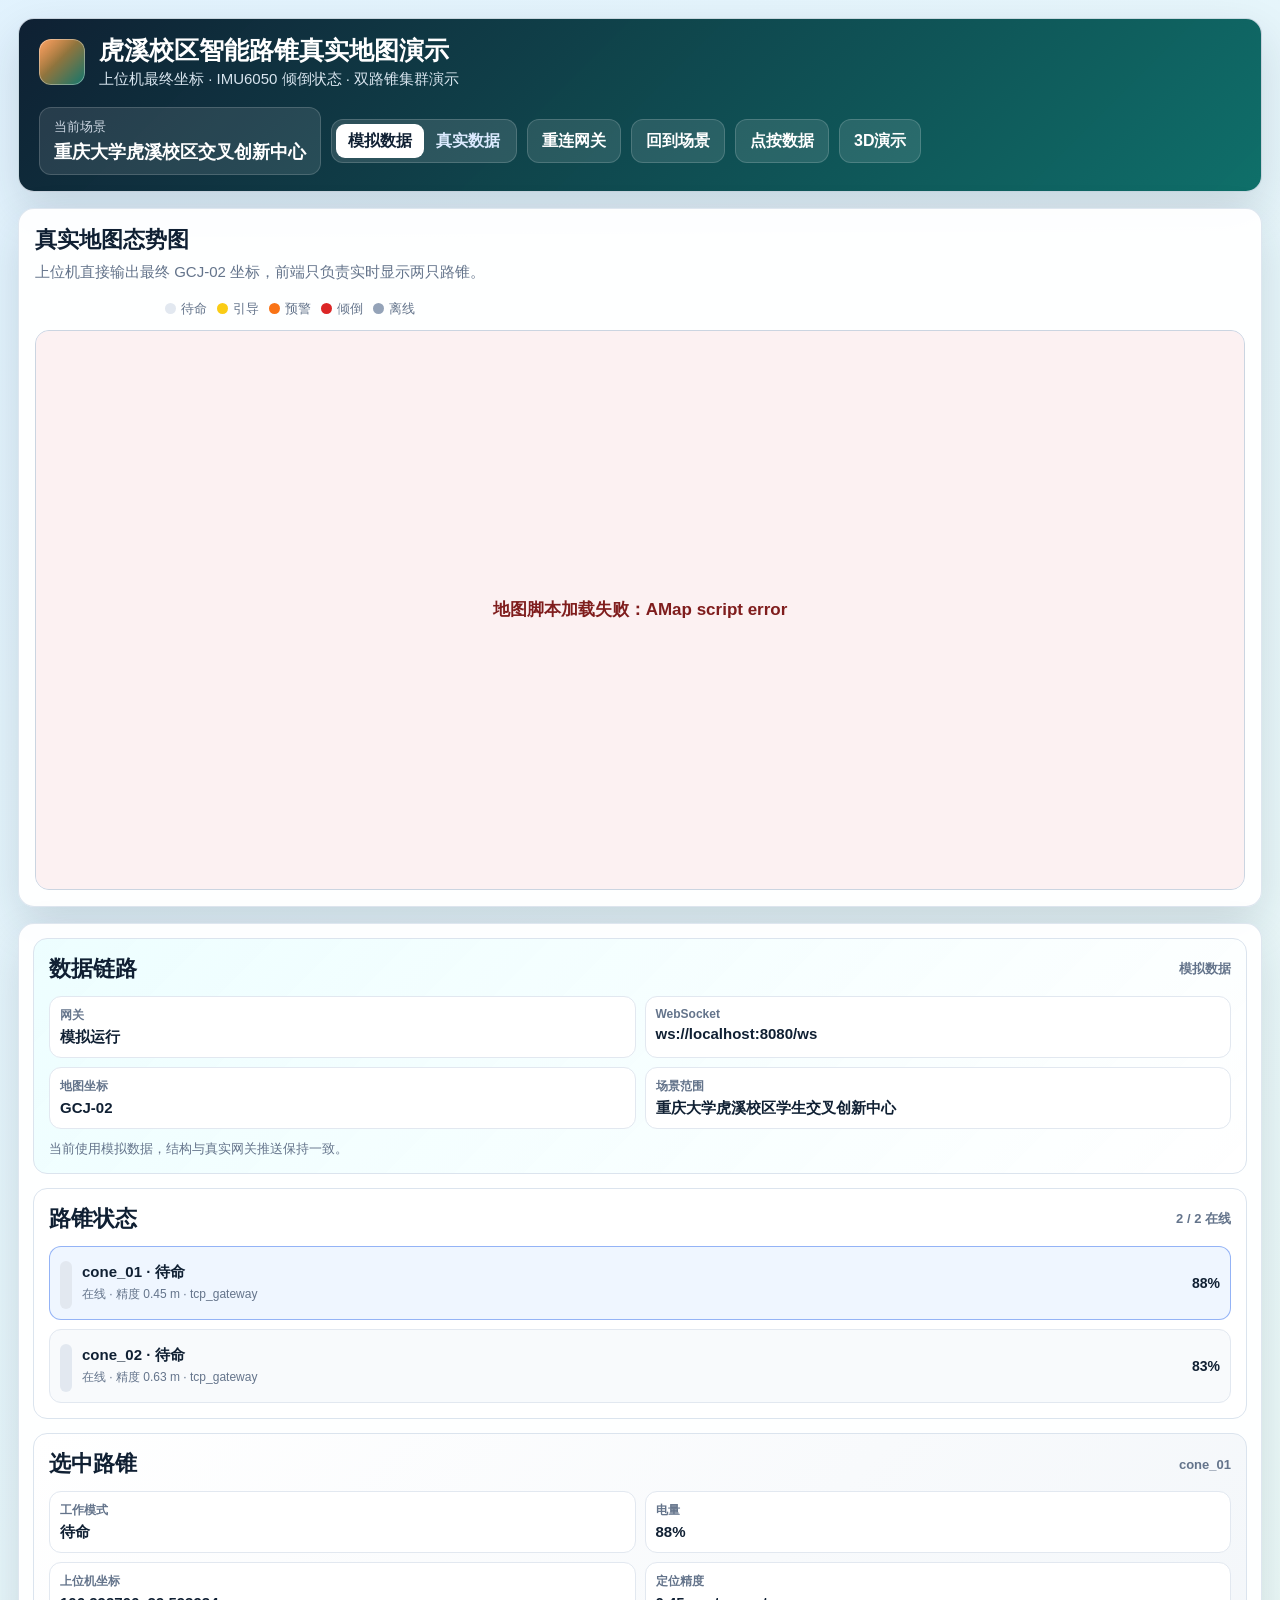
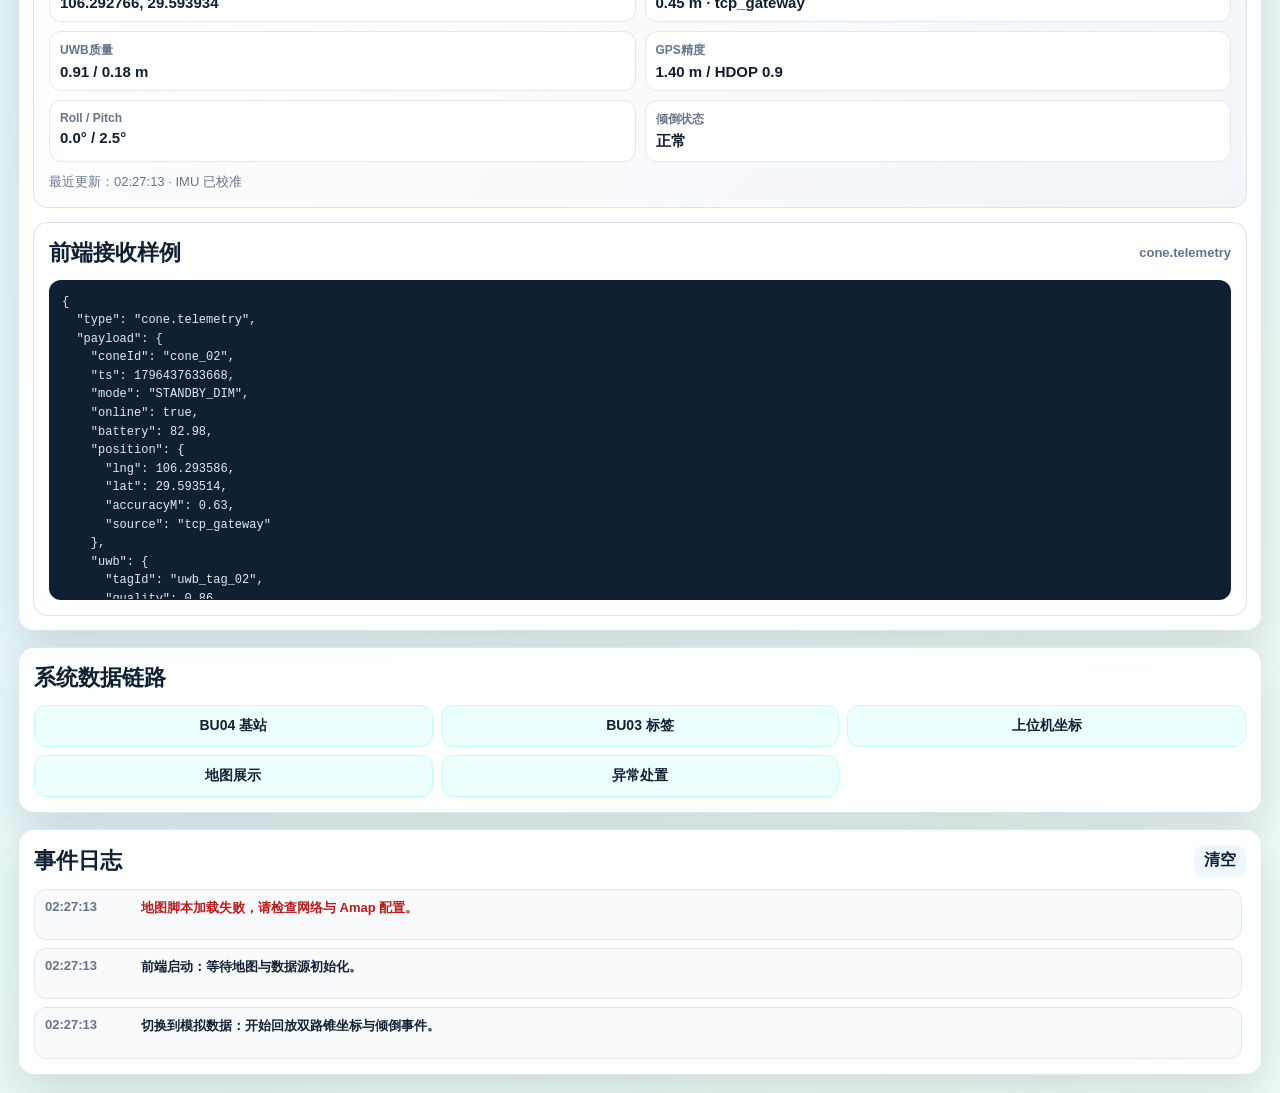
<file: front/index.html>
<!doctype html>
<html lang="zh-CN">
  <head>
    <meta charset="utf-8" />
    <meta name="viewport" content="width=device-width, initial-scale=1" />
    <title>虎溪校区智能路锥真实地图演示</title>
    <link rel="stylesheet" href="./style.css" />
  </head>
  <body>
    <div class="app-shell">
      <header class="topbar">
        <div class="brand">
          <span class="brand-mark" aria-hidden="true"></span>
          <div>
            <h1>虎溪校区智能路锥真实地图演示</h1>
            <p>上位机最终坐标 · IMU6050 倾倒状态 · 双路锥集群演示</p>
          </div>
        </div>

        <div class="top-actions" aria-label="演示控制">
          <div class="scene-readout">
            <span>当前场景</span>
            <strong id="currentSceneName">重庆大学虎溪校区交叉创新中心</strong>
          </div>
          <div class="mode-switch" aria-label="数据源切换">
            <button class="mode-chip active" id="simModeBtn" type="button" data-mode="sim">模拟数据</button>
            <button class="mode-chip" id="realModeBtn" type="button" data-mode="real">真实数据</button>
          </div>
          <button class="mode-btn" id="reconnectBtn" type="button">重连网关</button>
          <button class="mode-btn" id="centerMapBtn" type="button">回到场景</button>
          <a class="mode-btn" href="./point-data.html">点按数据</a>
          <a class="mode-btn" href="./3d.html">3D演示</a>
        </div>
      </header>

      <div class="alert-stack" id="alertStack" aria-live="polite"></div>

      <main class="dashboard">
        <section class="map-panel" aria-label="重庆大学虎溪校区交叉创新中心周边真实地图">
          <div class="map-toolbar">
            <div>
              <h2>真实地图态势图</h2>
              <p id="sceneDescription">地图加载后，将显示重庆大学虎溪校区交叉创新中心周边道路与两只智能路锥。</p>
            </div>
            <div class="legend">
              <span><i class="legend-dot idle"></i>待命</span>
              <span><i class="legend-dot guide"></i>引导</span>
              <span><i class="legend-dot warning"></i>预警</span>
              <span><i class="legend-dot fallen"></i>倾倒</span>
              <span><i class="legend-dot offline"></i>离线</span>
            </div>
          </div>

          <div class="map-stage">
            <div id="realMap" class="real-map" role="application" aria-label="高德真实地图"></div>
            <div class="map-loading" id="mapLoading">
              <strong>正在加载高德地图</strong>
              <span>读取本地配置并定位到重庆大学虎溪校区交叉创新中心周边</span>
            </div>
            <div class="map-error hidden" id="mapError"></div>
          </div>
        </section>

        <aside class="side-panel">
          <section class="control-card gateway-card">
            <div class="section-heading">
              <h2>数据链路</h2>
              <span id="dataModeLabel">模拟数据</span>
            </div>
            <dl class="link-grid">
              <div>
                <dt>网关</dt>
                <dd id="gatewayStatus">未连接</dd>
              </div>
              <div>
                <dt>WebSocket</dt>
                <dd id="gatewayUrl">--</dd>
              </div>
              <div>
                <dt>地图坐标</dt>
                <dd>GCJ-02</dd>
              </div>
              <div>
                <dt>场景范围</dt>
                <dd id="mapScope">重庆大学虎溪校区交叉创新中心</dd>
              </div>
            </dl>
            <p class="card-note" id="gatewayNote">当前使用模拟数据，结构与真实网关推送保持一致。</p>
          </section>

          <section class="control-card">
            <div class="section-heading">
              <h2>路锥状态</h2>
              <span id="onlineCount">2 / 2 在线</span>
            </div>
            <div class="cone-list" id="coneList"></div>
          </section>

          <section class="control-card detail-card">
            <div class="section-heading">
              <h2>选中路锥</h2>
              <span id="selectedConeId">cone_01</span>
            </div>
            <dl class="detail-grid">
              <div><dt>工作模式</dt><dd id="selectedMode">--</dd></div>
              <div><dt>电量</dt><dd id="selectedBattery">--</dd></div>
              <div><dt>上位机坐标</dt><dd id="selectedPosition">--</dd></div>
              <div><dt>定位精度</dt><dd id="selectedAccuracy">--</dd></div>
              <div><dt>UWB质量</dt><dd id="selectedUwb">--</dd></div>
              <div><dt>GPS精度</dt><dd id="selectedGps">--</dd></div>
              <div><dt>Roll / Pitch</dt><dd id="selectedImu">--</dd></div>
              <div><dt>倾倒状态</dt><dd id="selectedTilt">--</dd></div>
            </dl>
            <p class="card-note" id="selectedNote">点击地图标记或状态列表可切换选中对象。</p>
          </section>

          <section class="control-card command-card">
            <div class="section-heading">
              <h2>前端接收样例</h2>
              <span id="payloadType">cone.telemetry</span>
            </div>
            <pre id="payloadPreview"></pre>
          </section>
        </aside>
      </main>

      <footer class="bottom-panel">
        <section class="insight-card">
          <h2>系统数据链路</h2>
          <div class="loop-steps">
            <span>BU04 基站</span>
            <span>BU03 标签</span>
            <span>上位机坐标</span>
            <span>地图展示</span>
            <span>异常处置</span>
          </div>
        </section>

        <section class="log-card">
          <div class="section-heading">
            <h2>事件日志</h2>
            <button id="clearLogBtn" class="text-btn" type="button">清空</button>
          </div>
          <div class="event-log" id="eventLog"></div>
        </section>
      </footer>
    </div>

    <script src="./config.local.js"></script>
    <script src="./app.js"></script>
  </body>
</html>
</file>
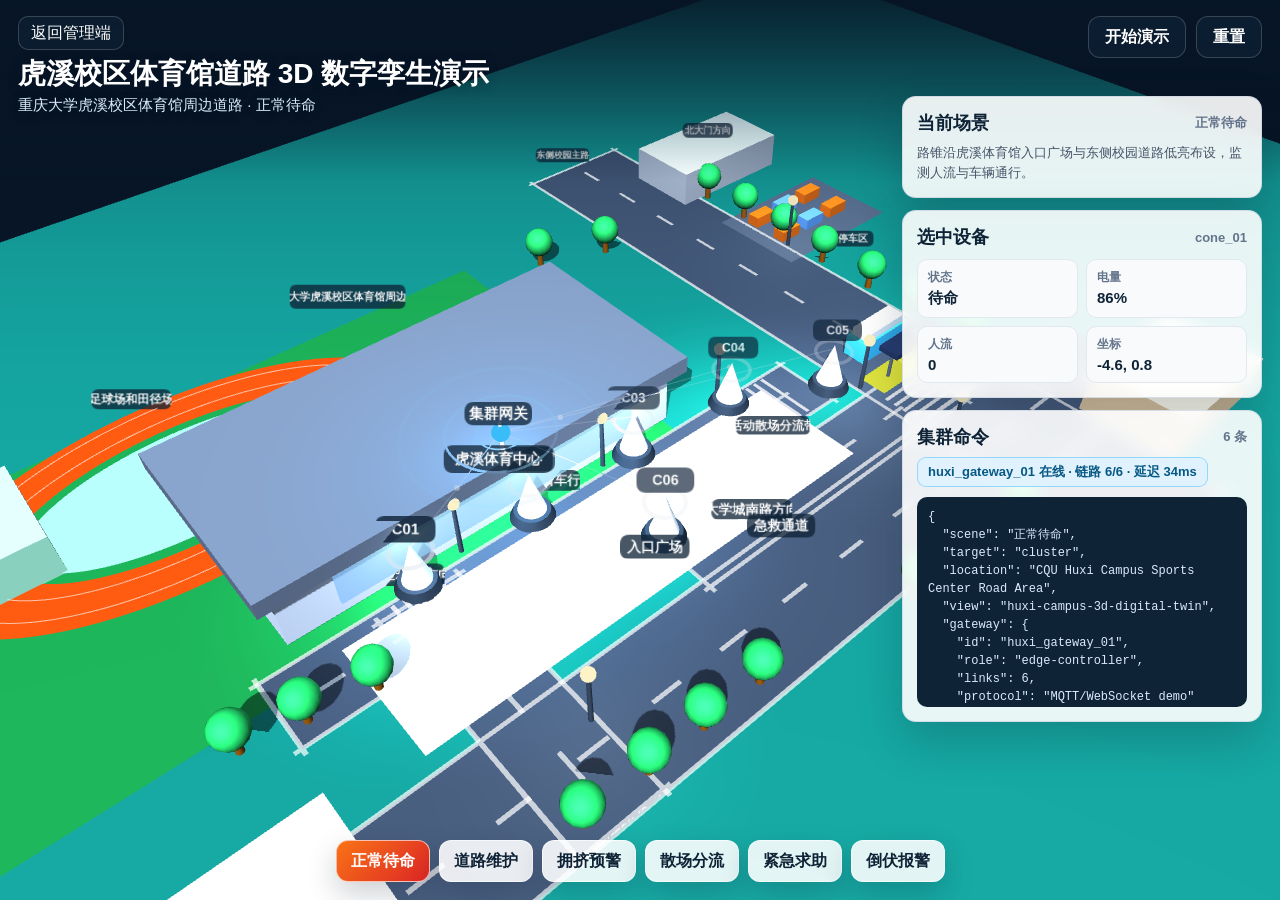
<file: front/3d.html>
<!doctype html>
<html lang="zh-CN">
  <head>
    <meta charset="utf-8" />
    <meta name="viewport" content="width=device-width, initial-scale=1" />
    <title>虎溪校区体育馆道路 3D 数字孪生演示</title>
    <link rel="stylesheet" href="./three-view.css" />
  </head>
  <body>
    <main class="three-shell">
      <div class="scene-host" id="sceneHost" aria-label="虎溪校区体育馆道路 3D 数字孪生场景"></div>

      <header class="hud-top">
        <div>
          <a class="back-link" href="./index.html">返回管理端</a>
          <h1>虎溪校区体育馆道路 3D 数字孪生演示</h1>
          <p id="sceneSummary">重庆大学虎溪校区体育馆周边道路 · 正常待命</p>
        </div>
        <div class="hud-actions">
          <button id="autoDemoBtn" type="button">开始演示</button>
          <button id="resetSceneBtn" type="button">重置</button>
        </div>
      </header>

      <aside class="hud-panel">
        <section>
          <div class="panel-title">
            <h2>当前场景</h2>
            <span id="activeSceneName">正常待命</span>
          </div>
          <p id="sceneDescription">路锥沿虎溪体育馆入口广场与东侧校园道路低亮布设。</p>
        </section>

        <section>
          <div class="panel-title">
            <h2>选中设备</h2>
            <span id="selectedConeId">cone_01</span>
          </div>
          <dl class="device-grid">
            <div><dt>状态</dt><dd id="selectedConeMode">待命</dd></div>
            <div><dt>电量</dt><dd id="selectedConeBattery">--</dd></div>
            <div><dt>人流</dt><dd id="selectedConeCrowd">--</dd></div>
            <div><dt>坐标</dt><dd id="selectedConePosition">--</dd></div>
          </dl>
        </section>

        <section>
          <div class="panel-title">
            <h2>集群命令</h2>
            <span id="commandCount">6 条</span>
          </div>
          <p class="gateway-status" id="gatewayStatus">网关在线 · 链路 6/6 · 延迟 --</p>
          <pre id="commandPreview"></pre>
        </section>
      </aside>

      <nav class="scene-tabs" id="sceneTabs" aria-label="3D 场景切换"></nav>
    </main>

    <script src="./assets/vendor/three.min.js"></script>
    <script src="./three-demo.js"></script>
  </body>
</html>
</file>
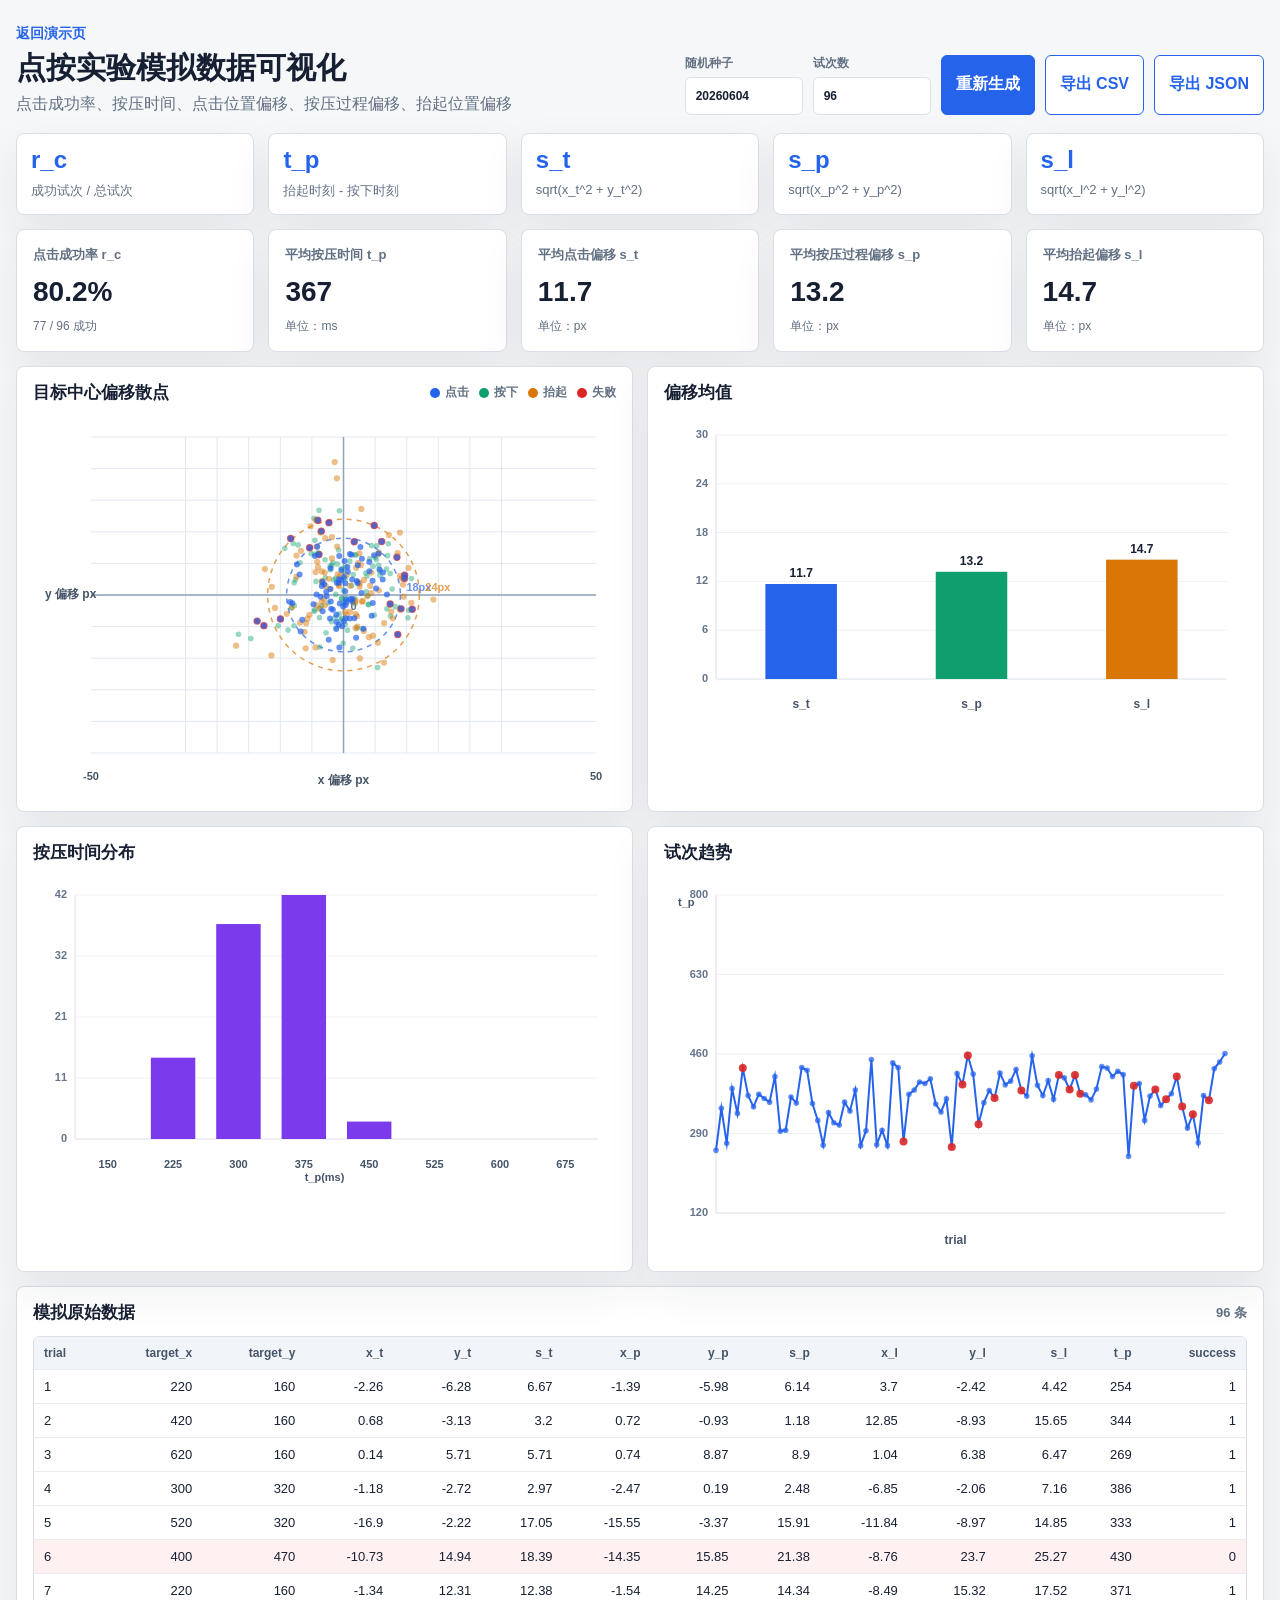
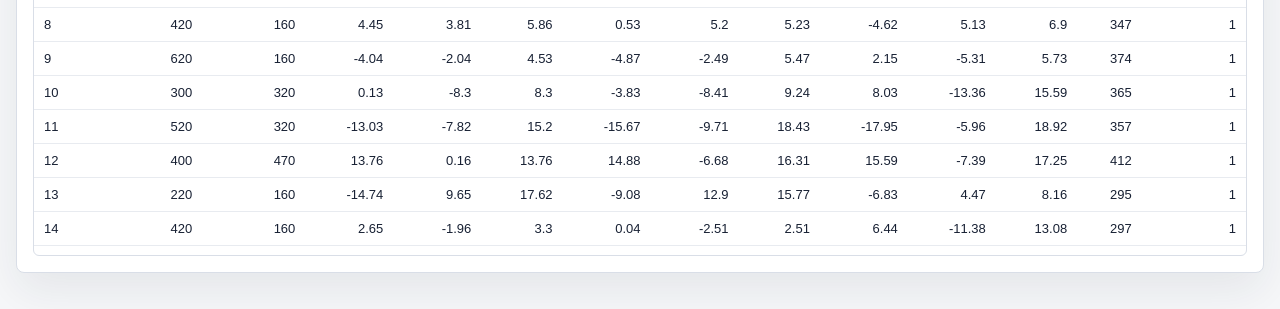
<file: front/point-data.html>
<!doctype html>
<html lang="zh-CN">
  <head>
    <meta charset="utf-8" />
    <meta name="viewport" content="width=device-width, initial-scale=1" />
    <title>点按实验模拟数据可视化</title>
    <link rel="stylesheet" href="./point-data.css" />
  </head>
  <body>
    <main class="page-shell">
      <header class="topbar">
        <div>
          <a class="back-link" href="./index.html">返回演示页</a>
          <h1>点按实验模拟数据可视化</h1>
          <p>点击成功率、按压时间、点击位置偏移、按压过程偏移、抬起位置偏移</p>
        </div>
        <div class="toolbar" aria-label="数据控制">
          <label>
            <span>随机种子</span>
            <input id="seedInput" type="number" value="20260604" />
          </label>
          <label>
            <span>试次数</span>
            <input id="trialInput" type="number" min="24" max="240" step="12" value="96" />
          </label>
          <button id="regenerateBtn" type="button">重新生成</button>
          <button id="csvBtn" type="button">导出 CSV</button>
          <button id="jsonBtn" type="button">导出 JSON</button>
        </div>
      </header>

      <section class="formula-band" aria-label="指标公式">
        <div><strong>r_c</strong><span>成功试次 / 总试次</span></div>
        <div><strong>t_p</strong><span>抬起时刻 - 按下时刻</span></div>
        <div><strong>s_t</strong><span>sqrt(x_t^2 + y_t^2)</span></div>
        <div><strong>s_p</strong><span>sqrt(x_p^2 + y_p^2)</span></div>
        <div><strong>s_l</strong><span>sqrt(x_l^2 + y_l^2)</span></div>
      </section>

      <section class="metric-grid" aria-label="汇总指标">
        <article class="metric-card">
          <span>点击成功率 r_c</span>
          <strong id="metricSuccess">--</strong>
          <small id="metricSuccessDetail">--</small>
        </article>
        <article class="metric-card">
          <span>平均按压时间 t_p</span>
          <strong id="metricPressTime">--</strong>
          <small>单位：ms</small>
        </article>
        <article class="metric-card">
          <span>平均点击偏移 s_t</span>
          <strong id="metricTapOffset">--</strong>
          <small>单位：px</small>
        </article>
        <article class="metric-card">
          <span>平均按压过程偏移 s_p</span>
          <strong id="metricPressOffset">--</strong>
          <small>单位：px</small>
        </article>
        <article class="metric-card">
          <span>平均抬起偏移 s_l</span>
          <strong id="metricLiftOffset">--</strong>
          <small>单位：px</small>
        </article>
      </section>

      <section class="visual-grid">
        <article class="chart-panel chart-large">
          <div class="panel-heading">
            <h2>目标中心偏移散点</h2>
            <div class="legend">
              <span><i class="dot tap"></i>点击</span>
              <span><i class="dot press"></i>按下</span>
              <span><i class="dot lift"></i>抬起</span>
              <span><i class="dot fail"></i>失败</span>
            </div>
          </div>
          <canvas id="scatterCanvas" aria-label="目标中心偏移散点图"></canvas>
        </article>

        <article class="chart-panel">
          <div class="panel-heading">
            <h2>偏移均值</h2>
          </div>
          <canvas id="offsetCanvas" aria-label="偏移均值柱状图"></canvas>
        </article>

        <article class="chart-panel">
          <div class="panel-heading">
            <h2>按压时间分布</h2>
          </div>
          <canvas id="histCanvas" aria-label="按压时间直方图"></canvas>
        </article>

        <article class="chart-panel chart-large">
          <div class="panel-heading">
            <h2>试次趋势</h2>
          </div>
          <canvas id="seriesCanvas" aria-label="按压时间试次趋势图"></canvas>
        </article>
      </section>

      <section class="data-panel">
        <div class="panel-heading">
          <h2>模拟原始数据</h2>
          <span id="tableCount">--</span>
        </div>
        <div class="table-wrap">
          <table>
            <thead>
              <tr>
                <th>trial</th>
                <th>target_x</th>
                <th>target_y</th>
                <th>x_t</th>
                <th>y_t</th>
                <th>s_t</th>
                <th>x_p</th>
                <th>y_p</th>
                <th>s_p</th>
                <th>x_l</th>
                <th>y_l</th>
                <th>s_l</th>
                <th>t_p</th>
                <th>success</th>
              </tr>
            </thead>
            <tbody id="dataBody"></tbody>
          </table>
        </div>
      </section>
    </main>

    <script src="./point-data.js"></script>
  </body>
</html>
</file>
<file: front/style.css>
:root {
  --ink: #102033;
  --muted: #64748b;
  --line: #dbe4ee;
  --panel: rgba(255, 255, 255, 0.94);
  --blue: #2563eb;
  --teal: #0f766e;
  --green: #16a34a;
  --orange: #f97316;
  --red: #dc2626;
  --yellow: #facc15;
  --shadow: 0 18px 46px rgba(15, 35, 55, 0.14);
}

* {
  box-sizing: border-box;
}

html,
body {
  margin: 0;
  min-height: 100%;
  font-family: "Microsoft YaHei", "PingFang SC", Arial, sans-serif;
  color: var(--ink);
  background:
    linear-gradient(135deg, rgba(224, 242, 254, 0.9), rgba(240, 253, 244, 0.82)),
    #eef5fb;
}

button {
  font: inherit;
}

.app-shell {
  min-height: 100vh;
  padding: 18px;
}

.topbar,
.map-panel,
.side-panel,
.bottom-panel > section {
  border: 1px solid rgba(219, 228, 238, 0.9);
  box-shadow: var(--shadow);
}

.topbar {
  display: flex;
  align-items: center;
  justify-content: space-between;
  gap: 18px;
  min-height: 86px;
  padding: 16px 20px;
  border-radius: 16px;
  color: #fff;
  background:
    linear-gradient(135deg, rgba(15, 32, 51, 0.98), rgba(15, 118, 110, 0.92)),
    #102033;
}

.brand {
  display: flex;
  align-items: center;
  gap: 14px;
  min-width: 360px;
}

.brand-mark {
  flex: 0 0 auto;
  width: 46px;
  height: 46px;
  border-radius: 12px;
  background:
    linear-gradient(135deg, rgba(255, 255, 255, 0.35), transparent 45%),
    linear-gradient(135deg, var(--orange), var(--teal));
  box-shadow: inset 0 0 0 1px rgba(255, 255, 255, 0.35);
}

h1,
h2,
p {
  margin: 0;
}

.brand h1 {
  font-size: 25px;
  line-height: 1.2;
}

.brand p {
  margin-top: 5px;
  color: #d8e5ef;
  font-size: 15px;
}

.top-actions {
  display: flex;
  align-items: center;
  justify-content: flex-end;
  flex-wrap: wrap;
  gap: 10px;
}

.scene-readout {
  min-width: 210px;
  padding: 10px 14px;
  border-radius: 12px;
  background: rgba(255, 255, 255, 0.1);
  border: 1px solid rgba(255, 255, 255, 0.16);
}

.scene-readout span,
.scene-readout strong {
  display: block;
}

.scene-readout span {
  color: #cbd5e1;
  font-size: 13px;
}

.scene-readout strong {
  margin-top: 4px;
  font-size: 18px;
}

.mode-switch {
  display: inline-grid;
  grid-template-columns: 1fr 1fr;
  min-height: 44px;
  padding: 4px;
  border-radius: 12px;
  background: rgba(255, 255, 255, 0.12);
  border: 1px solid rgba(255, 255, 255, 0.16);
}

.mode-chip,
.mode-btn,
.text-btn {
  border: 0;
  cursor: pointer;
  font-weight: 800;
  transition: transform 0.15s ease, background 0.15s ease, color 0.15s ease;
}

.mode-chip {
  min-width: 86px;
  min-height: 34px;
  padding: 0 12px;
  border-radius: 9px;
  color: #dbeafe;
  background: transparent;
}

.mode-chip.active {
  color: var(--ink);
  background: #fff;
}

.mode-btn {
  display: inline-flex;
  align-items: center;
  justify-content: center;
  min-height: 44px;
  padding: 0 14px;
  border-radius: 12px;
  color: #fff;
  text-decoration: none;
  background: rgba(255, 255, 255, 0.11);
  border: 1px solid rgba(255, 255, 255, 0.16);
}

.mode-btn:hover,
.mode-chip:hover,
.text-btn:hover {
  transform: translateY(-1px);
}

.dashboard {
  display: grid;
  grid-template-columns: minmax(720px, 1fr) 408px;
  gap: 16px;
  margin-top: 16px;
}

.map-panel,
.side-panel,
.bottom-panel > section {
  border-radius: 16px;
  background: var(--panel);
}

.map-panel {
  padding: 16px;
}

.map-toolbar {
  display: flex;
  align-items: flex-start;
  justify-content: space-between;
  gap: 16px;
  margin-bottom: 12px;
}

.map-toolbar h2,
.control-card h2,
.insight-card h2,
.log-card h2 {
  font-size: 22px;
  color: var(--ink);
}

.map-toolbar p {
  margin-top: 6px;
  color: var(--muted);
  font-size: 15px;
  line-height: 1.5;
}

.legend {
  display: flex;
  justify-content: flex-end;
  flex-wrap: wrap;
  gap: 10px;
  max-width: 380px;
  color: var(--muted);
  font-size: 13px;
}

.legend span {
  display: inline-flex;
  align-items: center;
  gap: 5px;
  white-space: nowrap;
}

.legend-dot {
  width: 11px;
  height: 11px;
  border-radius: 999px;
  display: inline-block;
}

.legend-dot.idle { background: #e2e8f0; }
.legend-dot.guide { background: var(--yellow); }
.legend-dot.warning { background: var(--orange); }
.legend-dot.fallen { background: var(--red); }
.legend-dot.offline { background: #94a3b8; }

.map-stage {
  position: relative;
  min-height: 660px;
  overflow: hidden;
  border-radius: 14px;
  border: 1px solid #cbd5e1;
  background: #dbeafe;
}

.real-map {
  width: 100%;
  height: 660px;
}

.map-loading,
.map-error {
  position: absolute;
  inset: 0;
  z-index: 6;
  display: grid;
  place-items: center;
  text-align: center;
  padding: 28px;
  background: rgba(248, 250, 252, 0.9);
}

.map-loading strong,
.map-loading span {
  display: block;
}

.map-loading strong {
  font-size: 22px;
}

.map-loading span {
  margin-top: 8px;
  color: var(--muted);
  font-size: 15px;
}

.map-error {
  color: #7f1d1d;
  font-size: 17px;
  font-weight: 800;
  line-height: 1.6;
  background: rgba(254, 242, 242, 0.94);
}

.hidden {
  display: none !important;
}

.map-cone-marker {
  position: relative;
  width: 44px;
  height: 58px;
  padding: 0;
  border: 0;
  background: transparent;
  cursor: grab;
  transform-origin: 50% 88%;
  filter: drop-shadow(0 8px 12px rgba(15, 35, 55, 0.28));
}

.map-cone-marker:active {
  cursor: grabbing;
}

.map-cone-marker:hover {
  transform: scale(1.08);
}

.map-cone-marker.selected .map-cone-label {
  background: var(--blue);
}

.map-cone-marker.fallen {
  transform: rotate(-68deg);
}

.map-cone-marker.stale {
  opacity: 0.48;
  filter: grayscale(0.8);
}

.map-cone-label {
  position: absolute;
  left: 50%;
  top: -22px;
  transform: translateX(-50%);
  min-width: 42px;
  padding: 3px 8px;
  border-radius: 999px;
  color: #fff;
  background: rgba(15, 32, 51, 0.9);
  font-size: 12px;
  font-weight: 900;
  line-height: 1.1;
  white-space: nowrap;
}

.map-cone-light {
  position: absolute;
  left: 50%;
  top: 29px;
  width: 52px;
  height: 52px;
  border-radius: 999px;
  transform: translate(-50%, -50%);
  border: 2px solid var(--marker-color);
  box-shadow: 0 0 20px var(--marker-color);
  opacity: 0.5;
  animation: markerPulse 1.3s ease-in-out infinite;
}

.map-cone-body {
  position: absolute;
  left: 10px;
  top: 4px;
  width: 24px;
  height: 42px;
  clip-path: polygon(50% 0, 100% 100%, 0 100%);
  background: var(--marker-color);
  border: 2px solid rgba(15, 32, 51, 0.32);
  z-index: 2;
}

.map-cone-body::after {
  content: "";
  position: absolute;
  left: 5px;
  right: 5px;
  top: 20px;
  height: 6px;
  background: rgba(255, 255, 255, 0.9);
}

.map-cone-base {
  position: absolute;
  left: 5px;
  bottom: 3px;
  width: 34px;
  height: 12px;
  border-radius: 5px;
  background: #26364a;
  z-index: 3;
}

.side-panel {
  display: grid;
  align-content: start;
  gap: 14px;
  padding: 14px;
}

.control-card {
  padding: 15px;
  border-radius: 14px;
  background: rgba(255, 255, 255, 0.8);
  border: 1px solid var(--line);
}

.gateway-card {
  background:
    linear-gradient(135deg, rgba(236, 254, 255, 0.94), rgba(255, 255, 255, 0.86)),
    #fff;
}

.section-heading {
  display: flex;
  align-items: center;
  justify-content: space-between;
  gap: 12px;
}

.section-heading span {
  color: var(--muted);
  font-size: 13px;
  font-weight: 800;
}

.link-grid,
.detail-grid {
  display: grid;
  grid-template-columns: 1fr 1fr;
  gap: 9px;
  margin: 12px 0 0;
}

.link-grid div,
.detail-grid div {
  min-width: 0;
  padding: 10px;
  border-radius: 12px;
  background: #fff;
  border: 1px solid #e2e8f0;
}

dt,
dd {
  margin: 0;
}

dt {
  color: var(--muted);
  font-size: 12px;
  font-weight: 800;
}

dd {
  margin-top: 4px;
  color: var(--ink);
  font-size: 15px;
  font-weight: 900;
  overflow-wrap: anywhere;
}

.card-note {
  margin-top: 10px;
  color: var(--muted);
  font-size: 13px;
  line-height: 1.5;
}

.cone-list {
  display: grid;
  gap: 9px;
  margin-top: 12px;
}

.cone-row {
  display: grid;
  grid-template-columns: 12px 1fr auto;
  align-items: center;
  gap: 10px;
  width: 100%;
  min-height: 70px;
  padding: 10px;
  border: 1px solid #e2e8f0;
  border-radius: 12px;
  background: #f8fafc;
  text-align: left;
  cursor: pointer;
}

.cone-row.active {
  border-color: rgba(37, 99, 235, 0.45);
  background: #eff6ff;
}

.cone-row strong,
.cone-row span,
.cone-row b {
  display: block;
}

.cone-row strong {
  color: var(--ink);
  font-size: 15px;
}

.cone-row span {
  margin-top: 4px;
  color: var(--muted);
  font-size: 12px;
  line-height: 1.45;
}

.cone-row b {
  color: var(--ink);
  font-size: 14px;
}

.status-stripe {
  width: 12px;
  height: 48px;
  border-radius: 999px;
  background: var(--stripe-color, #cbd5e1);
}

.detail-card {
  background:
    linear-gradient(135deg, rgba(255, 255, 255, 0.94), rgba(241, 245, 249, 0.92)),
    #fff;
}

.command-card pre {
  min-height: 220px;
  max-height: 320px;
  overflow: auto;
  margin: 12px 0 0;
  padding: 12px;
  border-radius: 12px;
  color: #dbeafe;
  background: #102033;
  border: 1px solid rgba(15, 35, 55, 0.24);
  font-family: Consolas, "Courier New", monospace;
  font-size: 12px;
  line-height: 1.55;
  white-space: pre-wrap;
}

.bottom-panel {
  display: grid;
  grid-template-columns: 408px 1fr;
  gap: 16px;
  margin-top: 16px;
}

.insight-card,
.log-card {
  padding: 15px;
}

.loop-steps {
  display: grid;
  grid-template-columns: repeat(5, 1fr);
  gap: 8px;
  margin-top: 12px;
}

.loop-steps span {
  min-height: 42px;
  display: grid;
  place-items: center;
  border-radius: 12px;
  color: var(--ink);
  background: #ecfeff;
  border: 1px solid #c7f9ff;
  font-size: 14px;
  font-weight: 900;
  text-align: center;
}

.text-btn {
  min-height: 32px;
  padding: 0 10px;
  border-radius: 10px;
  color: var(--ink);
  background: #eef6ff;
}

.event-log {
  display: grid;
  gap: 8px;
  height: 170px;
  overflow: auto;
  margin-top: 12px;
  padding-right: 4px;
}

.log-item {
  display: grid;
  grid-template-columns: 86px 1fr;
  gap: 10px;
  align-items: start;
  padding: 9px 10px;
  border-radius: 12px;
  background: #f8fafc;
  border: 1px solid #e2e8f0;
  font-size: 13px;
}

.log-item time {
  color: var(--muted);
  font-weight: 900;
}

.log-item strong {
  color: var(--ink);
}

.log-item.warning strong {
  color: #9a3412;
}

.log-item.danger strong {
  color: #b91c1c;
}

.alert-stack {
  position: fixed;
  z-index: 60;
  top: 112px;
  right: 24px;
  display: grid;
  gap: 10px;
  width: 360px;
  pointer-events: none;
}

.alert-card {
  pointer-events: auto;
  overflow: hidden;
  border-radius: 14px;
  color: var(--ink);
  background: rgba(255, 255, 255, 0.97);
  border: 1px solid rgba(203, 213, 225, 0.9);
  box-shadow: 0 18px 48px rgba(15, 35, 55, 0.22);
  animation: alertIn 0.22s ease-out;
}

.alert-card.danger {
  border-left: 6px solid var(--red);
}

.alert-card.warning {
  border-left: 6px solid var(--orange);
}

.alert-head,
.alert-body {
  padding: 12px 14px;
}

.alert-head {
  display: flex;
  align-items: center;
  justify-content: space-between;
  gap: 12px;
  border-bottom: 1px solid #e2e8f0;
}

.alert-head strong {
  font-size: 16px;
}

.alert-close {
  width: 28px;
  height: 28px;
  border: 0;
  border-radius: 50%;
  color: #475569;
  background: #f1f5f9;
  cursor: pointer;
  font-size: 18px;
  line-height: 28px;
}

.alert-body p {
  color: var(--ink);
  font-size: 14px;
  line-height: 1.55;
}

.alert-meta {
  display: grid;
  grid-template-columns: 54px 1fr;
  gap: 4px 10px;
  margin-top: 8px;
  color: var(--muted);
  font-size: 13px;
}

@keyframes markerPulse {
  0%, 100% {
    opacity: 0.35;
    box-shadow: 0 0 12px var(--marker-color);
  }
  50% {
    opacity: 0.82;
    box-shadow: 0 0 26px var(--marker-color);
  }
}

@keyframes alertIn {
  from {
    opacity: 0;
    transform: translateX(18px);
  }
  to {
    opacity: 1;
    transform: translateX(0);
  }
}

@media (max-width: 1280px) {
  .topbar,
  .map-toolbar {
    align-items: stretch;
    flex-direction: column;
  }

  .brand {
    min-width: 0;
  }

  .top-actions {
    justify-content: flex-start;
  }

  .dashboard,
  .bottom-panel {
    grid-template-columns: 1fr;
  }

  .map-stage,
  .real-map {
    height: 560px;
    min-height: 560px;
  }

  .loop-steps {
    grid-template-columns: repeat(3, 1fr);
  }
}

@media (max-width: 760px) {
  .app-shell {
    padding: 10px;
  }

  .brand h1 {
    font-size: 21px;
  }

  .brand p {
    font-size: 13px;
  }

  .mode-switch,
  .mode-btn,
  .scene-readout {
    width: 100%;
  }

  .mode-btn {
    min-height: 42px;
  }

  .map-stage,
  .real-map {
    height: 460px;
    min-height: 460px;
  }

  .link-grid,
  .detail-grid,
  .loop-steps {
    grid-template-columns: 1fr;
  }

  .alert-stack {
    position: static;
    width: auto;
    margin-top: 10px;
  }
}
</file>
<file: front/three-view.css>
:root {
  --ink: #0f2337;
  --panel: rgba(255, 255, 255, 0.9);
  --line: rgba(203, 213, 225, 0.72);
  --muted: #64748b;
  --blue: #2563eb;
  --teal: #14b8a6;
  --orange: #f97316;
  --red: #dc2626;
}

* {
  box-sizing: border-box;
}

html,
body {
  width: 100%;
  height: 100%;
  margin: 0;
  overflow: hidden;
  font-family: "Microsoft YaHei", "PingFang SC", Arial, sans-serif;
  color: var(--ink);
  background: #071526;
}

button,
a {
  font: inherit;
}

.three-shell {
  position: relative;
  width: 100vw;
  height: 100vh;
  overflow: hidden;
}

.three-shell::before {
  content: "";
  position: absolute;
  inset: 0 0 auto 0;
  z-index: 5;
  height: 180px;
  pointer-events: none;
  background: linear-gradient(180deg, rgba(7, 21, 38, 0.78), rgba(7, 21, 38, 0));
}

.scene-host {
  position: absolute;
  inset: 0;
}

.scene-host canvas {
  display: block;
  width: 100%;
  height: 100%;
}

.hud-top {
  position: absolute;
  left: 18px;
  right: 18px;
  top: 16px;
  z-index: 10;
  display: flex;
  align-items: flex-start;
  justify-content: space-between;
  gap: 16px;
  pointer-events: none;
}

.hud-top h1,
.hud-top p,
.hud-panel h2,
.hud-panel p,
.device-grid,
.device-grid dt,
.device-grid dd {
  margin: 0;
}

.hud-top h1 {
  margin-top: 8px;
  color: #fff;
  font-size: 28px;
  line-height: 1.15;
  text-shadow: 0 2px 12px rgba(7, 21, 38, 0.38);
}

.hud-top p {
  margin-top: 6px;
  color: #dbeafe;
  font-size: 15px;
  text-shadow: 0 2px 10px rgba(7, 21, 38, 0.46);
}

.back-link {
  display: inline-flex;
  align-items: center;
  min-height: 34px;
  padding: 0 12px;
  border-radius: 10px;
  color: #fff;
  text-decoration: none;
  background: rgba(15, 35, 55, 0.6);
  border: 1px solid rgba(255, 255, 255, 0.18);
  pointer-events: auto;
}

.hud-actions {
  display: flex;
  gap: 10px;
  pointer-events: auto;
}

.hud-actions button,
.scene-tabs button {
  border: 0;
  border-radius: 12px;
  cursor: pointer;
  font-weight: 800;
  transition: transform 0.15s ease, background 0.15s ease;
}

.hud-actions button {
  min-height: 42px;
  padding: 0 16px;
  color: #fff;
  background: rgba(15, 35, 55, 0.68);
  border: 1px solid rgba(255, 255, 255, 0.18);
  white-space: nowrap;
}

.hud-actions button:hover,
.scene-tabs button:hover {
  transform: translateY(-1px);
}

.hud-panel {
  position: absolute;
  right: 18px;
  top: 96px;
  z-index: 10;
  width: 360px;
  display: grid;
  gap: 12px;
  pointer-events: none;
}

.hud-panel section {
  padding: 14px;
  border-radius: 14px;
  background: var(--panel);
  border: 1px solid var(--line);
  box-shadow: 0 18px 46px rgba(7, 21, 38, 0.22);
  backdrop-filter: blur(8px);
  pointer-events: auto;
}

.panel-title {
  display: flex;
  align-items: center;
  justify-content: space-between;
  gap: 12px;
}

.panel-title h2 {
  font-size: 18px;
}

.panel-title span {
  color: var(--muted);
  font-size: 13px;
  font-weight: 800;
}

.hud-panel p {
  margin-top: 8px;
  color: #475569;
  font-size: 13px;
  line-height: 1.55;
}

.gateway-status {
  display: inline-flex;
  align-items: center;
  min-height: 30px;
  padding: 0 10px;
  border-radius: 9px;
  color: #075985 !important;
  background: rgba(224, 242, 254, 0.92);
  border: 1px solid rgba(125, 211, 252, 0.8);
  font-weight: 900;
}

.device-grid {
  display: grid;
  grid-template-columns: 1fr 1fr;
  gap: 8px;
  margin-top: 10px;
}

.device-grid div {
  padding: 9px 10px;
  border-radius: 10px;
  background: #f8fafc;
  border: 1px solid #e2e8f0;
}

.device-grid dt {
  color: var(--muted);
  font-size: 12px;
  font-weight: 800;
}

.device-grid dd {
  margin-top: 3px;
  font-size: 15px;
  font-weight: 900;
}

#commandPreview {
  max-height: 210px;
  overflow: auto;
  margin: 10px 0 0;
  padding: 11px;
  border-radius: 10px;
  color: #dbeafe;
  background: #0f2337;
  font-family: Consolas, "Courier New", monospace;
  font-size: 12px;
  line-height: 1.5;
  white-space: pre-wrap;
}

.scene-tabs {
  position: absolute;
  left: 50%;
  bottom: 18px;
  z-index: 10;
  display: flex;
  flex-wrap: wrap;
  justify-content: center;
  gap: 9px;
  width: min(900px, calc(100vw - 36px));
  transform: translateX(-50%);
  pointer-events: auto;
}

.scene-tabs button {
  min-width: 0;
  min-height: 42px;
  padding: 0 14px;
  color: #0f2337;
  background: rgba(255, 255, 255, 0.88);
  border: 1px solid rgba(255, 255, 255, 0.65);
  box-shadow: 0 12px 30px rgba(7, 21, 38, 0.2);
}

.scene-tabs button.active {
  color: #fff;
  background: linear-gradient(135deg, var(--orange), var(--red));
}

@media (max-width: 860px) {
  .hud-top {
    left: 12px;
    right: 12px;
    top: 10px;
    align-items: flex-start;
  }

  .hud-top h1 {
    max-width: calc(100vw - 120px);
    font-size: 19px;
    line-height: 1.12;
  }

  .hud-top p {
    max-width: calc(100vw - 122px);
    font-size: 13px;
    line-height: 1.28;
  }

  .hud-actions {
    flex-direction: column;
  }

  .hud-actions button {
    min-height: 38px;
    min-width: 74px;
    padding: 0 8px;
    font-size: 13px;
  }

  .hud-panel {
    left: 12px;
    right: 12px;
    top: auto;
    bottom: 84px;
    width: auto;
    grid-template-columns: 1fr;
  }

  .hud-panel section:nth-child(2),
  .hud-panel section:nth-child(3) {
    display: none;
  }

  .scene-tabs {
    left: 12px;
    right: 12px;
    width: auto;
    transform: none;
    display: grid;
    grid-template-columns: repeat(3, minmax(0, 1fr));
    bottom: 12px;
    gap: 7px;
  }

  .scene-tabs button {
    min-height: 36px;
    width: 100%;
    padding: 0 6px;
    font-size: 12px;
    overflow: hidden;
    text-overflow: ellipsis;
    white-space: nowrap;
  }
}
</file>
<file: front/point-data.css>
:root {
  color-scheme: light;
  --bg: #f6f7f9;
  --panel: #ffffff;
  --ink: #172033;
  --muted: #627083;
  --line: #d9dee7;
  --blue: #2563eb;
  --green: #0f9f6e;
  --amber: #d97706;
  --red: #dc2626;
  --violet: #7c3aed;
  --shadow: 0 18px 44px rgba(23, 32, 51, 0.08);
}

* {
  box-sizing: border-box;
}

body {
  margin: 0;
  min-height: 100vh;
  background: var(--bg);
  color: var(--ink);
  font-family: "Microsoft YaHei", "PingFang SC", "Segoe UI", Arial, sans-serif;
}

button,
input {
  font: inherit;
}

button {
  border: 1px solid var(--blue);
  border-radius: 6px;
  background: var(--blue);
  color: #ffffff;
  cursor: pointer;
  min-height: 38px;
  padding: 0 14px;
  font-weight: 700;
}

button:nth-of-type(2),
button:nth-of-type(3) {
  background: #ffffff;
  color: var(--blue);
}

.page-shell {
  width: min(1440px, calc(100% - 32px));
  margin: 0 auto;
  padding: 24px 0 36px;
}

.topbar {
  display: grid;
  grid-template-columns: minmax(320px, 1fr) auto;
  gap: 24px;
  align-items: end;
  margin-bottom: 18px;
}

.back-link {
  color: var(--blue);
  font-size: 14px;
  font-weight: 700;
  text-decoration: none;
}

h1,
h2,
p {
  margin: 0;
}

h1 {
  margin-top: 8px;
  font-size: 30px;
  line-height: 1.15;
}

h2 {
  font-size: 17px;
  line-height: 1.2;
}

.topbar p {
  margin-top: 8px;
  color: var(--muted);
}

.toolbar {
  display: flex;
  flex-wrap: wrap;
  justify-content: flex-end;
  gap: 10px;
}

.toolbar label {
  display: grid;
  gap: 5px;
  color: var(--muted);
  font-size: 12px;
  font-weight: 700;
}

.toolbar input {
  width: 118px;
  min-height: 38px;
  border: 1px solid var(--line);
  border-radius: 6px;
  background: #ffffff;
  color: var(--ink);
  padding: 0 10px;
  font-weight: 700;
}

.formula-band,
.metric-grid,
.visual-grid {
  display: grid;
  gap: 14px;
}

.formula-band {
  grid-template-columns: repeat(5, minmax(0, 1fr));
  margin-bottom: 14px;
}

.formula-band div,
.metric-card,
.chart-panel,
.data-panel {
  border: 1px solid var(--line);
  border-radius: 8px;
  background: var(--panel);
  box-shadow: var(--shadow);
}

.formula-band div {
  min-height: 78px;
  padding: 14px;
}

.formula-band strong {
  display: block;
  color: var(--blue);
  font-size: 24px;
  line-height: 1;
}

.formula-band span {
  display: block;
  margin-top: 10px;
  color: var(--muted);
  font-size: 13px;
}

.metric-grid {
  grid-template-columns: repeat(5, minmax(0, 1fr));
  margin-bottom: 14px;
}

.metric-card {
  min-height: 118px;
  padding: 16px;
}

.metric-card span,
.metric-card small {
  display: block;
  color: var(--muted);
}

.metric-card span {
  font-size: 13px;
  font-weight: 700;
}

.metric-card strong {
  display: block;
  margin-top: 14px;
  font-size: 28px;
  line-height: 1;
}

.metric-card small {
  margin-top: 12px;
  font-size: 12px;
}

.visual-grid {
  grid-template-columns: repeat(2, minmax(0, 1fr));
  align-items: stretch;
}

.chart-panel,
.data-panel {
  min-height: 360px;
  padding: 16px;
}

.chart-large {
  min-height: 430px;
}

.panel-heading {
  display: flex;
  align-items: center;
  justify-content: space-between;
  gap: 12px;
  margin-bottom: 12px;
}

.legend {
  display: flex;
  flex-wrap: wrap;
  gap: 10px;
  color: var(--muted);
  font-size: 12px;
  font-weight: 700;
}

.legend span {
  display: inline-flex;
  align-items: center;
  gap: 5px;
}

.dot {
  width: 10px;
  height: 10px;
  border-radius: 999px;
}

.dot.tap {
  background: var(--blue);
}

.dot.press {
  background: var(--green);
}

.dot.lift {
  background: var(--amber);
}

.dot.fail {
  background: var(--red);
}

canvas {
  display: block;
  width: 100%;
  height: 310px;
}

.chart-large canvas {
  height: 380px;
}

.data-panel {
  margin-top: 14px;
  min-height: 0;
}

#tableCount {
  color: var(--muted);
  font-size: 13px;
  font-weight: 700;
}

.table-wrap {
  overflow: auto;
  max-height: 520px;
  border: 1px solid var(--line);
  border-radius: 6px;
}

table {
  width: 100%;
  min-width: 1080px;
  border-collapse: collapse;
  font-size: 13px;
}

th,
td {
  padding: 9px 10px;
  border-bottom: 1px solid #e8ebf0;
  text-align: right;
  white-space: nowrap;
}

th {
  position: sticky;
  top: 0;
  background: #f1f5f9;
  color: #465467;
  font-size: 12px;
  z-index: 1;
}

td:first-child,
th:first-child {
  text-align: left;
}

tbody tr.failed {
  background: #fff1f2;
}

tbody tr:hover {
  background: #eef6ff;
}

@media (max-width: 1180px) {
  .topbar {
    grid-template-columns: 1fr;
    align-items: start;
  }

  .toolbar {
    justify-content: flex-start;
  }

  .formula-band,
  .metric-grid {
    grid-template-columns: repeat(2, minmax(0, 1fr));
  }
}

@media (max-width: 860px) {
  .page-shell {
    width: min(100% - 20px, 760px);
    padding-top: 16px;
  }

  h1 {
    font-size: 24px;
  }

  .visual-grid,
  .formula-band,
  .metric-grid {
    grid-template-columns: 1fr;
  }

  .toolbar input {
    width: 100%;
  }

  .toolbar label,
  .toolbar button {
    flex: 1 1 130px;
  }

  canvas,
  .chart-large canvas {
    height: 300px;
  }
}
</file>
